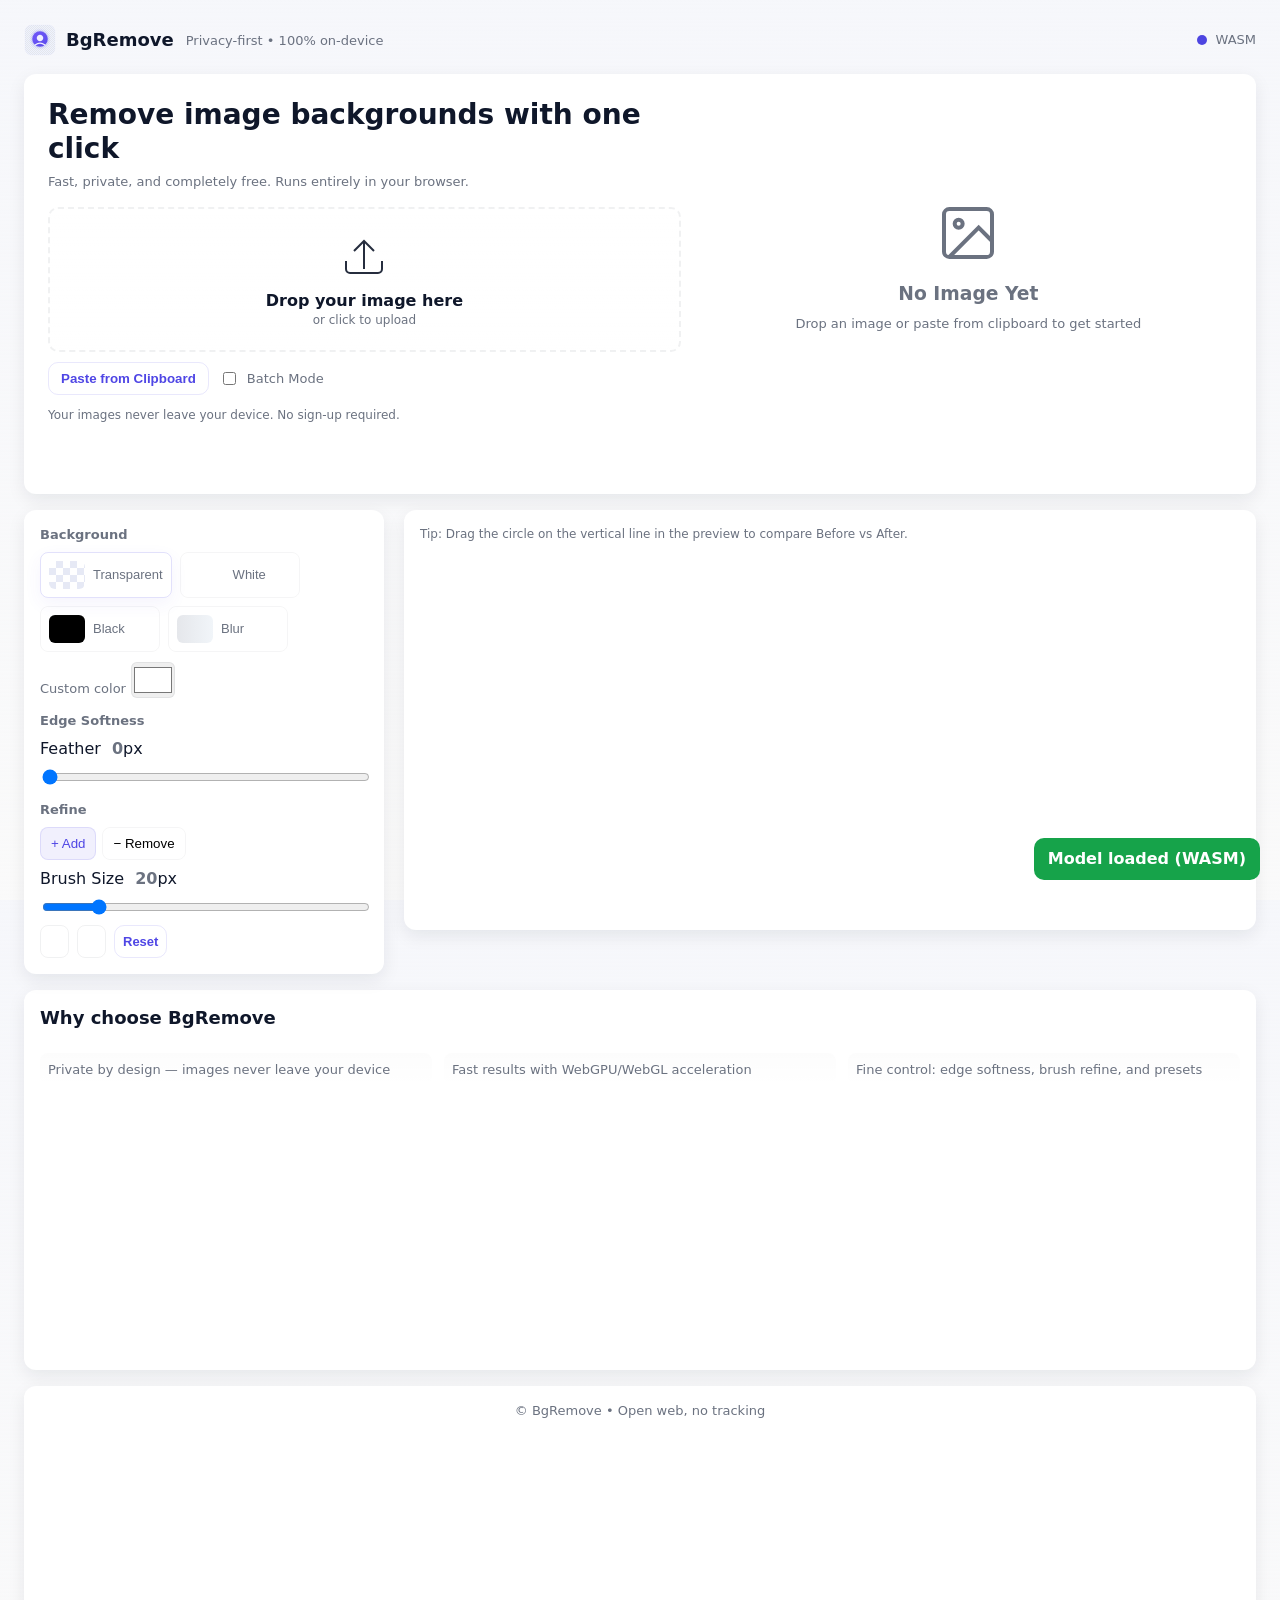
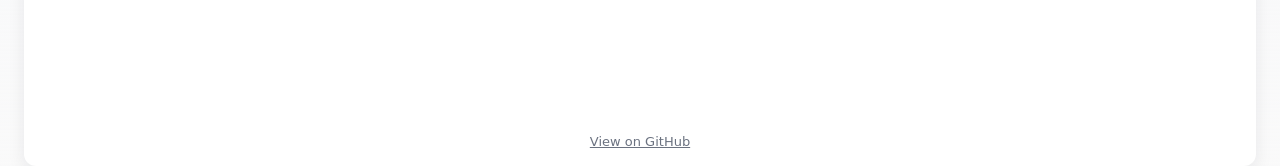
<file: index.html>
<!DOCTYPE html>
<html lang="en">
<head>
  <meta charset="UTF-8">
  <meta name="viewport" content="width=device-width, initial-scale=1.0, user-scalable=no">
  <meta http-equiv="Content-Security-Policy" content="default-src 'self'; script-src 'self' 'wasm-unsafe-eval'; style-src 'self' 'unsafe-inline'; worker-src 'self'; connect-src 'self'; img-src 'self' blob: data:;">
  <meta name="description" content="Remove image backgrounds instantly in your browser. Private, fast, and free.">
  <meta name="theme-color" content="#4F46E5">
  <link rel="manifest" href="manifest.webmanifest">
  <link rel="icon" type="image/svg+xml" href="public/logo.svg">
  <link rel="stylesheet" href="public/styles.css">
  <title>BgRemove — Remove Image Backgrounds Instantly</title>
  <!-- Load ONNX Runtime Web locally (required by src/model.js) -->
  <script src="public/ort.min.js"></script>
</head>
<body>
  <!-- Loading Overlay -->
  <div id="loading-overlay" class="loading-overlay" style="display:none" role="alert" aria-live="assertive">
    <div class="spinner"></div>
    <p id="loading-text">Loading model...</p>
  </div>

  <!-- Top Navigation -->
  <header class="header" role="banner">
    <div class="header-content">
      <h1 style="display:flex;align-items:center;gap:10px;margin:0;">
        <img src="public/logo.svg" alt="" class="logo" width="32" height="32">
        BgRemove
      </h1>
      <nav aria-label="Primary">
        <span class="muted" style="margin-right:12px;">Privacy-first • 100% on-device</span>
      </nav>
    </div>
    <div class="model-indicator" role="status" aria-live="polite" title="Current acceleration backend">
      <span class="status-dot"></span>
      <span id="execution-provider">Initializing...</span>
    </div>
  </header>

  <!-- HERO: remove.bg-style landing with large drop area -->
  <section class="preview-panel" style="padding:24px; overflow:hidden;">
    <div style="display:grid; grid-template-columns:1.2fr 1fr; gap:24px; align-items:center;">
      <div>
        <h2 style="margin:0 0 8px 0; font-size:28px; line-height:1.2;">
          Remove image backgrounds with one click
        </h2>
        <p class="muted" style="margin:0 0 16px 0;">
          Fast, private, and completely free. Runs entirely in your browser.
        </p>

        <!-- Big Drop Zone (same IDs the app expects) -->
        <div id="drop-zone" class="drop-zone" role="button" tabindex="0" aria-label="Drag an image here or click to upload">
          <svg class="upload-icon" width="48" height="48" viewBox="0 0 24 24" fill="none" stroke="currentColor" aria-hidden="true">
            <path d="M21 15v4a2 2 0 01-2 2H5a2 2 0 01-2-2v-4"/>
            <path d="M7 10l5-5 5 5M12 5v14"/>
          </svg>
          <p class="drop-text">Drop your image here</p>
          <p class="drop-subtext">or click to upload</p>
        </div>
        <input id="file-input" type="file" accept="image/*" style="display:none" aria-label="Choose an image file">
        <div style="display:flex; gap:10px; margin-top:10px;">
          <button id="paste-btn" class="btn btn-secondary" aria-label="Paste image from clipboard">Paste from Clipboard</button>
          <label class="checkbox-label" style="display:flex; align-items:center; gap:8px;">
            <input type="checkbox" id="batch-mode-toggle">
            <span class="muted">Batch Mode</span>
          </label>
        </div>

        <!-- Batch queue preview -->
        <div id="batch-queue" class="batch-queue" style="display:none; margin-top:10px;">
          <p class="queue-info muted">Queue: <span id="queue-count">0</span> images</p>
          <div id="queue-list" class="queue-list"></div>
          <button id="batch-download-btn" class="btn btn-primary" style="display:none;">Download All as ZIP</button>
        </div>

        <p class="muted" style="margin-top:12px; font-size:12px;">
          Your images never leave your device. No sign-up required.
        </p>
      </div>

      <!-- Instant result preview box (collapsed until first image) -->
      <div>
        <div id="empty-state" class="empty-state" style="min-height:260px;">
          <svg width="64" height="64" viewBox="0 0 24 24" fill="none" stroke="currentColor" stroke-width="1.5" aria-hidden="true">
            <rect x="3" y="3" width="18" height="18" rx="2" ry="2"/>
            <circle cx="8.5" cy="8.5" r="1.5"/>
            <path d="M21 15l-5-5L5 21"/>
          </svg>
          <h3 style="margin:8px 0 0 0;">No Image Yet</h3>
          <p class="muted" style="margin:0;">Drop an image or paste from clipboard to get started</p>
        </div>

        <div id="preview-container" class="preview-container" style="display:none; min-height:260px;">
          <div class="comparison-slider" id="comparison-slider" aria-label="Before and After comparison">
            <canvas id="before-canvas" class="comparison-canvas"></canvas>
            <canvas id="after-canvas" class="comparison-canvas"></canvas>
            <div class="slider-handle" id="slider-handle" role="slider" tabindex="0" aria-label="Comparison slider" aria-valuemin="0" aria-valuemax="100" aria-valuenow="50">
              <div class="slider-line"></div>
              <div class="slider-button" aria-hidden="true">
                <svg width="20" height="20" viewBox="0 0 24 24" fill="white">
                  <path d="M15 19l-7-7 7-7"/>
                  <path d="M9 19l7-7-7-7"/>
                </svg>
              </div>
            </div>
          </div>

          <!-- Brush overlay (shown on top of canvases) -->
          <canvas id="brush-canvas" class="brush-canvas"></canvas>

          <div class="preview-actions">
            <button id="download-png-btn" class="btn" aria-label="Download PNG with transparent background">Download PNG</button>
            <button id="download-jpg-btn" class="btn btn-secondary" aria-label="Download JPG with selected background">Download JPG</button>
          </div>
        </div>
      </div>
    </div>
  </section>

  <!-- Editor Controls (like remove.bg's refine and background options) -->
  <main class="main-container" role="main" style="margin-top:16px;">
    <!-- Controls panel -->
    <aside class="controls-panel" role="complementary" aria-label="Editor controls">
      <section class="control-section" aria-labelledby="bg-options-title">
        <h2 id="bg-options-title">Background</h2>
        <div class="background-presets">
          <button class="preset-btn active" data-preset="transparent" aria-pressed="true">
            <div class="preset-preview checkerboard" aria-hidden="true"></div>
            <span>Transparent</span>
          </button>
          <button class="preset-btn" data-preset="white" aria-pressed="false">
            <div class="preset-preview" style="background:#ffffff" aria-hidden="true"></div>
            <span>White</span>
          </button>
          <button class="preset-btn" data-preset="black" aria-pressed="false">
            <div class="preset-preview" style="background:#000000" aria-hidden="true"></div>
            <span>Black</span>
          </button>
          <button class="preset-btn" data-preset="blur" aria-pressed="false">
            <div class="preset-preview" style="background:linear-gradient(90deg,#e5e7eb,#f1f5f9)" aria-hidden="true"></div>
            <span>Blur</span>
          </button>
        </div>

        <div class="color-picker-container" style="margin-top:10px;">
          <label for="custom-color" class="muted" style="font-size:13px;">Custom color</label>
          <input type="color" id="custom-color" value="#ffffff" aria-label="Pick custom background color">
        </div>
      </section>

      <section class="control-section" aria-labelledby="edge-title">
        <h2 id="edge-title">Edge Softness</h2>
        <div class="slider-control">
          <label for="edge-softness">
            Feather
            <span class="slider-value" id="softness-value">0</span>px
          </label>
          <input type="range" id="edge-softness" min="0" max="3" step="0.5" value="0" aria-label="Adjust edge softness">
        </div>
      </section>

      <section class="control-section" aria-labelledby="refine-title">
        <h2 id="refine-title">Refine</h2>
        <div class="brush-controls">
          <div class="brush-mode-toggle" role="radiogroup" aria-label="Brush mode">
            <button id="brush-add" class="brush-btn active" data-mode="add" role="radio" aria-checked="true">+ Add</button>
            <button id="brush-remove" class="brush-btn" data-mode="remove" role="radio" aria-checked="false">− Remove</button>
          </div>
          <div class="slider-control">
            <label for="brush-size">
              Brush Size
              <span class="slider-value" id="brush-size-value">20</span>px
            </label>
            <input type="range" id="brush-size" min="5" max="100" value="20" aria-label="Adjust brush size">
          </div>
          <div class="brush-actions" style="display:flex; gap:8px;">
            <button id="undo-btn" class="btn btn-icon" disabled aria-label="Undo last action" title="Undo (Ctrl+Z)">
              ⟲
            </button>
            <button id="redo-btn" class="btn btn-icon" disabled aria-label="Redo last action" title="Redo (Ctrl+Y)">
              ⟳
            </button>
            <button id="reset-mask-btn" class="btn btn-secondary btn-sm" aria-label="Reset mask to original">
              Reset
            </button>
          </div>
        </div>
      </section>
    </aside>

    <!-- Secondary preview panel (keeps layout consistent on large screens) -->
    <section class="preview-panel" aria-label="Image preview area">
      <div class="empty-state" id="empty-state-secondary" style="display:none;">
        <h3>No Image Loaded</h3>
        <p class="muted">Use the large box above to drop an image</p>
      </div>
      <!-- We reuse the canvases in the hero preview to avoid duplicating processing surfaces -->
      <div class="muted" style="font-size:12px;">
        Tip: Drag the circle on the vertical line in the preview to compare Before vs After.
      </div>
    </section>
  </main>

  <!-- Feature highlights like remove.bg -->
  <section class="controls-panel" aria-label="Why BgRemove" style="margin-top:16px;">
    <h2 style="margin:0 0 8px 0; font-size:18px;">Why choose BgRemove</h2>
    <ul style="display:grid;grid-template-columns:repeat(3,minmax(0,1fr));gap:12px;list-style:none;padding:0;margin:0;">
      <li class="queue-item">Private by design — images never leave your device</li>
      <li class="queue-item">Fast results with WebGPU/WebGL acceleration</li>
      <li class="queue-item">Fine control: edge softness, brush refine, and presets</li>
    </ul>
  </section>

  <!-- Footer -->
  <footer class="controls-panel" role="contentinfo" style="margin-top:16px; display:flex; justify-content:space-between; align-items:center;">
    <span class="muted">© <span id="year"></span> BgRemove • Open web, no tracking</span>
    <a class="muted" href="https://github.com/shaderindia/Bgtemove" target="_blank" rel="noopener">View on GitHub</a>
  </footer>

  <!-- Toasts -->
  <div id="toast-container" class="toast-container" role="status" aria-live="polite" aria-atomic="true"></div>

  <!-- Scripts -->
  <script>
    // update year in footer
    (function(){ var y=document.getElementById('year'); if(y){ y.textContent = new Date().getFullYear(); }})();
  </script>
  <script type="module" src="src/app.js"></script>
  <script src="src/pwa.js"></script>
</body>
</html>
</file>
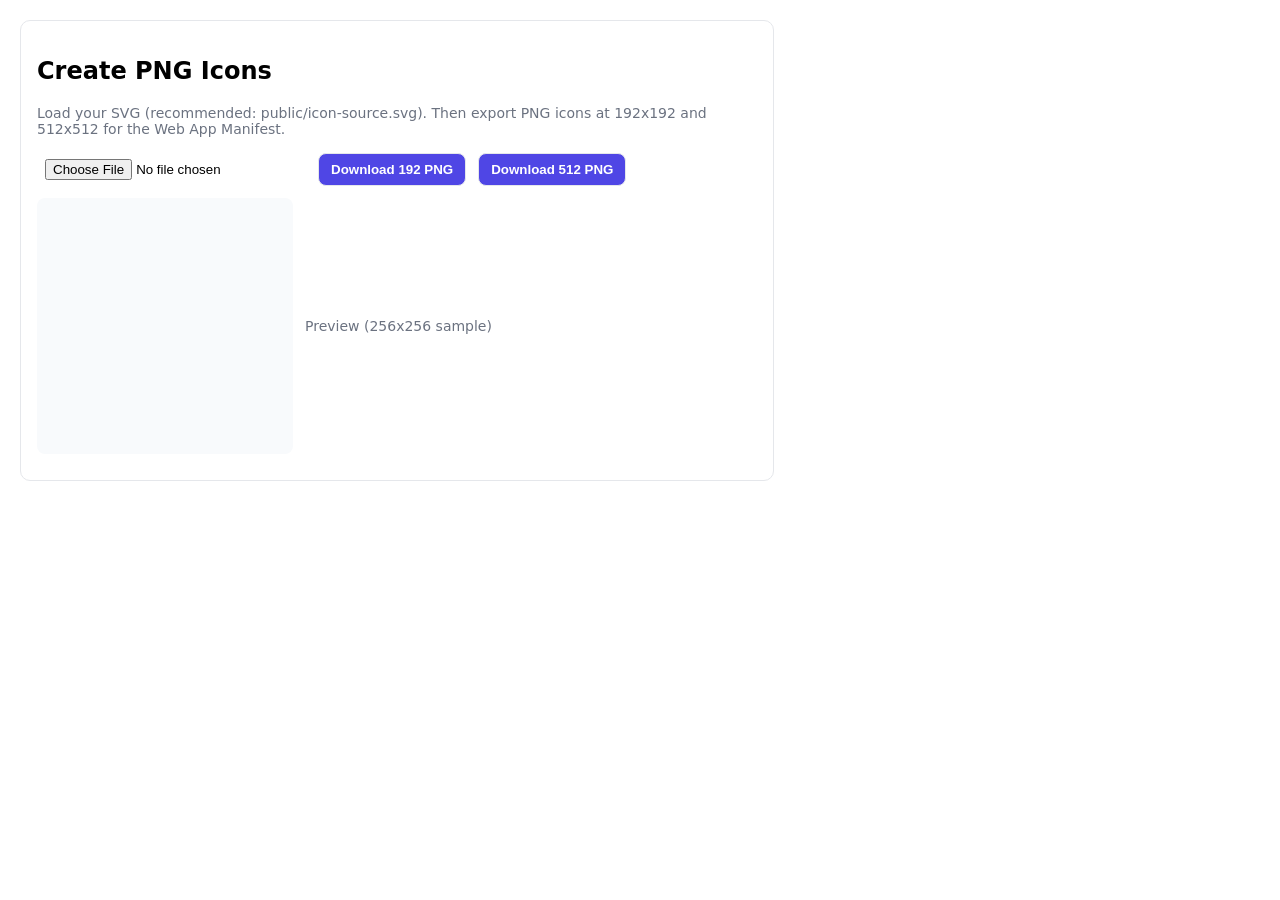
<file: tools/make-icons.html>
<!DOCTYPE html>
<html lang="en">
<head>
  <meta charset="utf-8">
  <title>Make PNG Icons from SVG</title>
  <meta name="viewport" content="width=device-width,initial-scale=1">
  <style>
    body{font-family:system-ui, -apple-system, Segoe UI, Roboto, Arial; margin:20px;}
    .card{border:1px solid #e5e7eb; border-radius:10px; padding:16px; max-width:720px}
    .row{display:flex; gap:12px; align-items:center; margin:10px 0;}
    button{padding:8px 12px; border-radius:8px; border:1px solid #e5e7eb; background:#4F46E5; color:#fff; font-weight:600; cursor:pointer}
    input[type=file]{padding:8px}
    canvas{background:#f8fafc; border-radius:8px}
    .muted{color:#6b7280; font-size:14px}
  </style>
</head>
<body>
  <div class="card">
    <h2>Create PNG Icons</h2>
    <p class="muted">Load your SVG (recommended: public/icon-source.svg). Then export PNG icons at 192x192 and 512x512 for the Web App Manifest.</p>
    <div class="row">
      <input id="file" type="file" accept=".svg,image/svg+xml">
      <button id="btn192" disabled>Download 192 PNG</button>
      <button id="btn512" disabled>Download 512 PNG</button>
    </div>
    <div class="row">
      <canvas id="preview" width="256" height="256"></canvas>
      <span class="muted">Preview (256x256 sample)</span>
    </div>
  </div>

  <script>
    const file = document.getElementById('file');
    const btn192 = document.getElementById('btn192');
    const btn512 = document.getElementById('btn512');
    const preview = document.getElementById('preview');
    const pctx = preview.getContext('2d');

    let svgText = null;

    function renderPreview() {
      if (!svgText) return;
      const img = new Image();
      const url = URL.createObjectURL(new Blob([svgText], {type:'image/svg+xml'}));
      img.onload = () => {
        pctx.clearRect(0,0,preview.width, preview.height);
        pctx.drawImage(img, 0, 0, preview.width, preview.height);
        URL.revokeObjectURL(url);
      };
      img.src = url;
    }

    function downloadPng(size) {
      if (!svgText) return;
      const img = new Image();
      const url = URL.createObjectURL(new Blob([svgText], {type:'image/svg+xml'}));
      img.onload = () => {
        const canvas = document.createElement('canvas');
        canvas.width = size; canvas.height = size;
        const ctx = canvas.getContext('2d');
        ctx.clearRect(0,0,size,size);
        ctx.drawImage(img, 0, 0, size, size);
        canvas.toBlob((blob) => {
          const a = document.createElement('a');
          a.href = URL.createObjectURL(blob);
          a.download = `icon-${size}.png`;
          document.body.appendChild(a);
          a.click();
          a.remove();
          URL.revokeObjectURL(a.href);
        }, 'image/png');
        URL.revokeObjectURL(url);
      };
      img.src = url;
    }

    file.addEventListener('change', async (e) => {
      const f = e.target.files[0];
      if (!f) return;
      svgText = await f.text();
      renderPreview();
      btn192.disabled = false;
      btn512.disabled = false;
    });

    btn192.addEventListener('click', () => downloadPng(192));
    btn512.addEventListener('click', () => downloadPng(512));
  </script>
</body>
</html>
</file>
<file: public/styles.css>
:root{
  --bg:#f6f7fb;
  --panel:#ffffff;
  --muted:#6b7280;
  --accent:#4f46e5;
  --success:#16a34a;
  --danger:#dc2626;
  --glass: rgba(255,255,255,0.6);
  --shadow: 0 6px 18px rgba(15,23,42,0.08);
  --radius:12px;
  --mono: ui-monospace, SFMono-Regular, Menlo, Monaco, "Roboto Mono", "Segoe UI Mono", monospace;
  --sans: Inter, ui-sans-serif, system-ui, -apple-system, "Segoe UI", Roboto, "Helvetica Neue", Arial;
}

/* Dark theme (prefers) */
@media (prefers-color-scheme: dark){
  :root{
    --bg:#0b1020;
    --panel:#0f1724;
    --muted:#94a3b8;
    --accent:#7c5cff;
    --glass: rgba(255,255,255,0.03);
    --shadow: 0 8px 30px rgba(2,6,23,0.7);
  }
}

*{box-sizing:border-box}
html,body{height:100%}
body{
  margin:0;
  font-family:var(--sans);
  background:linear-gradient(180deg, var(--bg) 0%, rgba(0,0,0,0.02) 100%);
  color: #0f172a;
  -webkit-font-smoothing:antialiased;
  -moz-osx-font-smoothing:grayscale;
  line-height:1.35;
  padding:24px;
}

/* Header */
.header{
  display:flex;
  align-items:center;
  justify-content:space-between;
  margin-bottom:18px;
}
.header .header-content{
  display:flex;
  gap:12px;
  align-items:center;
}
.logo{display:inline-block}
.header h1{font-size:18px;margin:0;display:flex;align-items:center;gap:8px}
.model-indicator{
  display:flex;
  align-items:center;
  gap:8px;
  font-size:13px;
  color:var(--muted)
}
.status-dot{
  width:10px;height:10px;border-radius:50%;
  background:#cbd5e1;
  box-shadow:0 0 0 4px rgba(0,0,0,0.02) inset;
}
.status-dot.active{background:var(--accent)}

/* Layout */
.main-container{
  display:grid;
  grid-template-columns:360px 1fr;
  gap:20px;
  align-items:start;
}
@media (max-width:1000px){
  .main-container{grid-template-columns:1fr; padding-bottom:48px}
  .controls-panel{order:2}
  .preview-panel{order:1}
}

/* Controls panel */
.controls-panel{
  background:var(--panel);
  border-radius:var(--radius);
  box-shadow:var(--shadow);
  padding:16px;
  min-height:380px;
  display:flex;
  flex-direction:column;
  gap:14px;
}
.control-section h2{margin:0 0 8px 0;font-size:13px;color:var(--muted)}
.drop-zone{
  border:2px dashed rgba(15,23,42,0.06);
  border-radius:10px;
  padding:22px;
  text-align:center;
  cursor:pointer;
  background:linear-gradient(180deg, rgba(255,255,255,0.6), rgba(255,255,255,0.4));
  transition:all .15s ease;
}
.drop-zone.dragover{background:var(--glass); transform:translateY(-2px); border-color:var(--accent)}
.drop-zone .upload-icon{opacity:.9}
.drop-text{font-weight:600;margin:6px 0 0 0}
.drop-subtext{font-size:12px;color:var(--muted);margin:0}

/* Buttons */
.btn{
  display:inline-flex;
  align-items:center;
  gap:8px;
  padding:8px 12px;
  border-radius:10px;
  background:var(--accent);
  color:white;
  border:none;
  cursor:pointer;
  font-weight:600;
}
.btn-secondary{background:transparent;color:var(--accent);border:1px solid rgba(79,70,229,0.12)}
.btn-sm{padding:6px 8px;font-size:13px}
.btn-icon{background:transparent;border:1px solid rgba(15,23,42,0.06);padding:8px;border-radius:8px}

/* Presets */
.background-presets{display:flex;gap:8px;flex-wrap:wrap}
.preset-btn{
  display:flex;align-items:center;gap:8px;padding:8px;border-radius:8px;border:1px solid rgba(15,23,42,0.04);
  background:transparent;cursor:pointer;font-size:13px;color:var(--muted);min-width:120px;
}
.preset-btn.active{border-color:rgba(79,70,229,0.16);box-shadow:0 6px 18px rgba(79,70,229,0.06)}
.preset-preview{width:36px;height:28px;border-radius:6px;box-shadow:inset 0 1px 0 rgba(255,255,255,0.02);}
.checkerboard{background-image:linear-gradient(45deg,#e6e9f5 25%,transparent 25%),linear-gradient(-45deg,#e6e9f5 25%,transparent 25%),linear-gradient(45deg,transparent 75%,#e6e9f5 75%),linear-gradient(-45deg,transparent 75%,#e6e9f5 75%);background-size:14px 14px;background-position:0 0,0 7px,7px -7px, -7px 0}

/* Sliders */
.slider-control{display:flex;flex-direction:column;gap:8px}
.slider-control input[type='range']{width:100%}
.slider-value{font-weight:700;color:var(--muted);margin-left:6px}

/* Brush controls */
.brush-controls{display:flex;flex-direction:column;gap:8px}
.brush-mode-toggle{display:flex;gap:6px}
.brush-btn{padding:8px 10px;border-radius:8px;border:1px solid rgba(15,23,42,0.04);background:transparent;cursor:pointer}
.brush-btn.active{background:rgba(79,70,229,0.08);border-color:rgba(79,70,229,0.12);color:var(--accent)}

/* Batch queue */
.batch-queue{border-top:1px dashed rgba(15,23,42,0.04);padding-top:10px}
.queue-list{display:flex;flex-direction:column;gap:6px}
.queue-item{padding:8px;border-radius:8px;background:linear-gradient(180deg, rgba(0,0,0,0.01), transparent);font-size:13px;color:var(--muted)}

/* Preview panel */
.preview-panel{
  background:var(--panel);
  border-radius:var(--radius);
  box-shadow:var(--shadow);
  padding:16px;
  min-height:420px;
  display:flex;
  flex-direction:column;
  gap:12px;
}
.empty-state{
  display:flex;flex-direction:column;align-items:center;justify-content:center;gap:8px;padding:48px;color:var(--muted);
}
.preview-container{position:relative;display:block;overflow:hidden;border-radius:10px;background:#f8fafc;padding:12px}

/* Comparison slider */
.comparison-slider{
  position:relative;
  width:100%;
  height: calc(60vh - 80px);
  max-height:700px;
  background:linear-gradient(180deg, rgba(0,0,0,0.02), transparent);
  border-radius:8px;
  overflow:hidden;
}
.comparison-canvas{position:absolute;top:0;left:0;width:100%;height:100%;object-fit:contain}
#after-canvas{clip-path: inset(0 50% 0 0);}

/* Slider handle */
.slider-handle{
  position:absolute;
  top:0;
  left:50%;
  transform:translateX(-50%);
  height:100%;
  width:24px;
  display:flex;
  align-items:center;
  justify-content:center;
  cursor:ew-resize;
  z-index:20;
  touch-action:none;
}
.slider-line{width:2px;height:100%;background:rgba(0,0,0,0.08);border-radius:1px}
.slider-button{position:absolute;left:50%;top:50%;transform:translate(-50%,-50%);background:var(--accent);width:36px;height:36px;border-radius:50%;display:flex;align-items:center;justify-content:center;box-shadow:0 6px 18px rgba(79,70,229,0.12)}

/* Brush overlay */
.brush-canvas{position:absolute;top:12px;left:12px;right:12px;bottom:12px;border-radius:8px;z-index:30;pointer-events:auto}

/* Preview actions */
.preview-actions{display:flex;gap:8px;justify-content:flex-end;margin-top:8px}

/* Loading overlay */
.loading-overlay{
  position:fixed;inset:0;display:flex;align-items:center;justify-content:center;gap:12px;background:rgba(2,6,23,0.5);z-index:200;
}
.loading-overlay .spinner{
  width:56px;height:56px;border-radius:50%;border:6px solid rgba(255,255,255,0.12);border-top-color:var(--accent);animation:spin 1s linear infinite;
}
@keyframes spin{to{transform:rotate(360deg)}}

/* Toasts */
.toast-container{position:fixed;right:20px;bottom:20px;display:flex;flex-direction:column;gap:8px;z-index:210}
.toast{min-width:220px;padding:10px 14px;border-radius:10px;color:#fff;font-weight:600;opacity:0;transform:translateY(6px);transition:all .25s}
.toast.show{opacity:1;transform:none}
.toast-info{background:#334155}
.toast-success{background:var(--success)}
.toast-error{background:var(--danger)}
.toast-warning{background:#d97706}

/* Inputs */
input[type='file']{display:none}
input[type='color']{width:44px;height:36px;padding:0;border-radius:6px;border:1px solid rgba(15,23,42,0.06)}

/* Accessibility focus */
:focus{outline:3px solid rgba(79,70,229,0.12);outline-offset:2px;border-radius:6px}

/* Small screens */
@media (max-width:600px){
  .comparison-slider{height:60vh}
  .controls-panel{padding:12px}
  .preview-actions{justify-content:center}
}

/* Utility */
.hidden{display:none}
.muted{color:var(--muted);font-size:13px}
.center{display:flex;align-items:center;justify-content:center}
</file>
